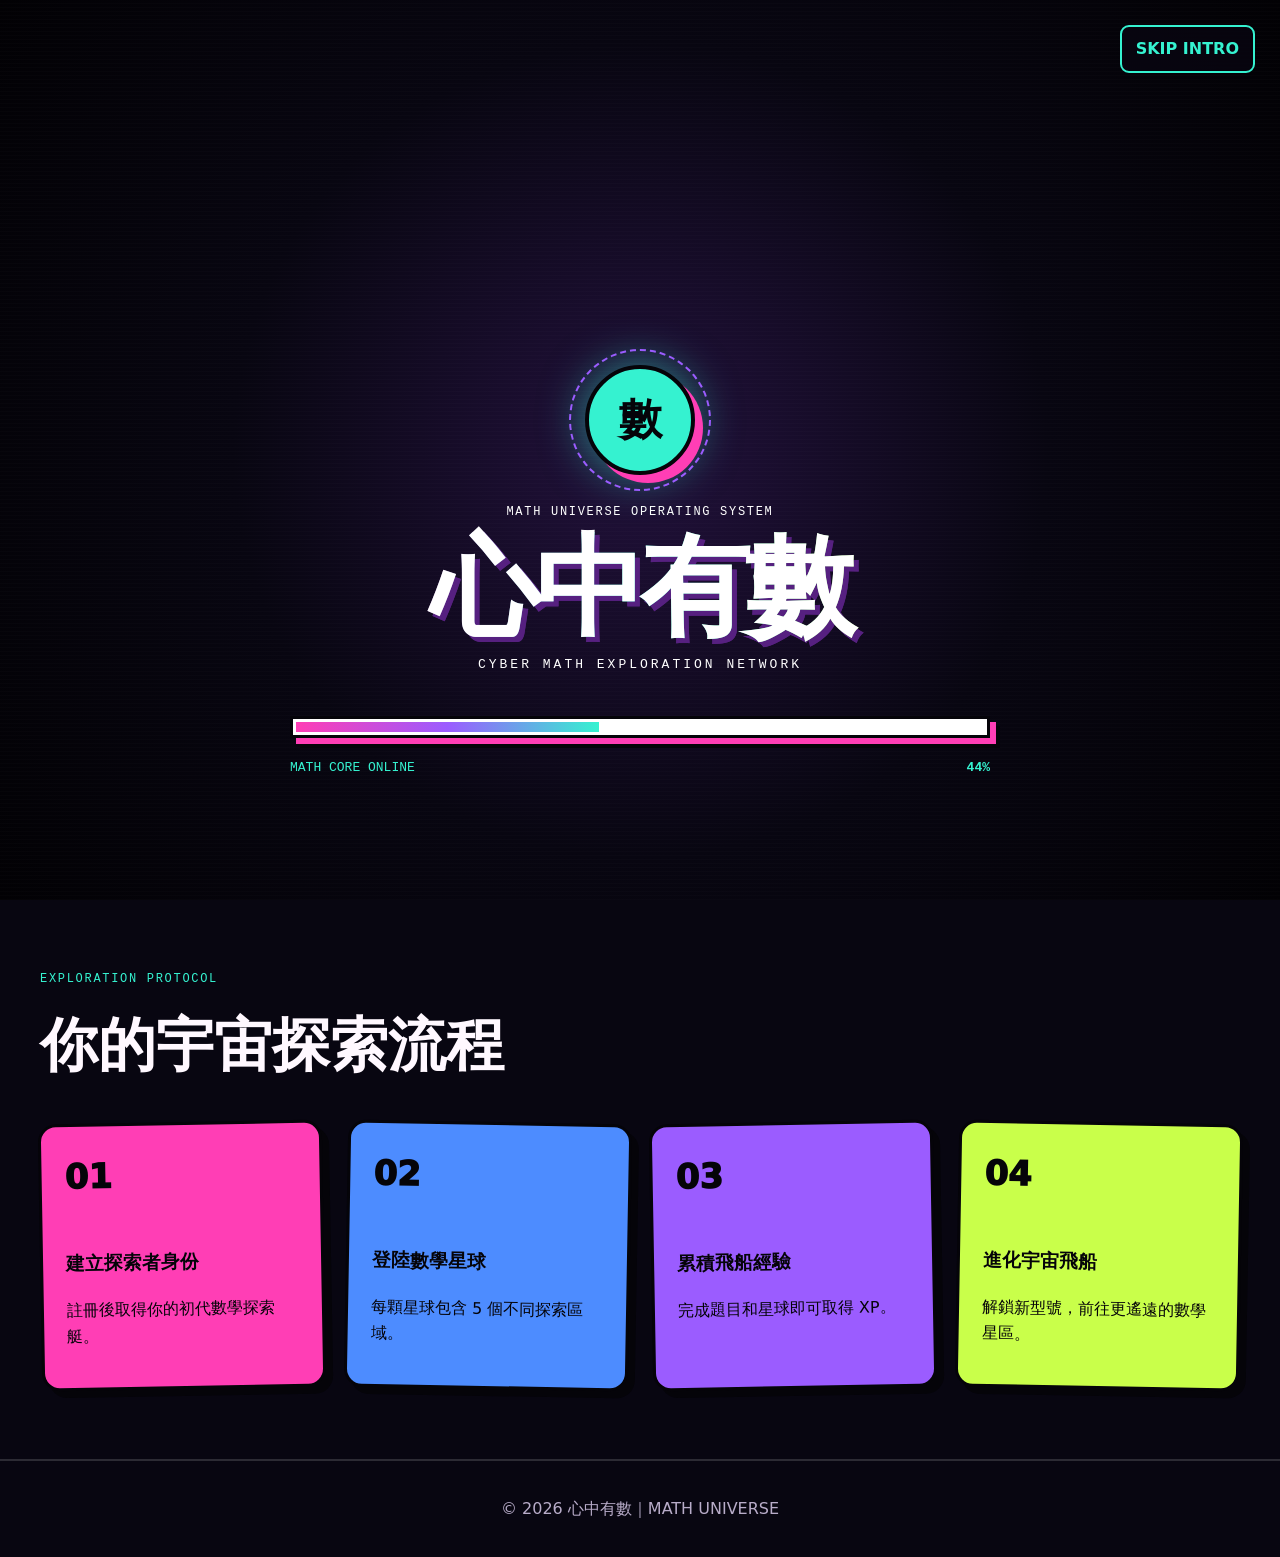
<file: index.html>
<!doctype html>
<html lang="zh-Hant">
  <head>
    <meta charset="UTF-8" />

    <meta
      name="viewport"
      content="width=device-width, initial-scale=1"
    />

    <title>心中有數｜Math Universe</title>

    <meta
      name="description"
      content="駕駛你的專屬飛船，探索數學宇宙中的不同星球。"
    />

    <link rel="stylesheet" href="styles.css" />
  </head>

  <body>
    <div id="splashScreen" class="splash-screen">
      <button
        id="skipIntro"
        class="skip-intro"
        type="button"
      >
        SKIP INTRO
      </button>

      <div class="splash-stars"></div>

      <div class="splash-content">
        <div class="boot-logo">
          <span>數</span>
          <div class="boot-rings"></div>
        </div>

        <p class="system-label">
          MATH UNIVERSE OPERATING SYSTEM
        </p>

        <h1 class="glitch-title" data-text="心中有數">
          心中有數
        </h1>

        <p class="splash-subtitle">
          CYBER MATH EXPLORATION NETWORK
        </p>

        <div class="loading-console">
          <div class="loading-track">
            <i id="loadingBar"></i>
          </div>

          <div class="loading-data">
            <span id="loadingText">
              SYSTEM BOOTING...
            </span>

            <strong id="loadingPercent">
              0%
            </strong>
          </div>
        </div>

        <button
          id="enterUniverse"
          class="enter-universe"
          type="button"
          hidden
        >
          PRESS TO ENTER
        </button>
      </div>
    </div>

    <div class="space-background"></div>

    <header class="site-header">
      <a class="logo" href="index.html">
        <span class="logo-core">數</span>
        <span>
          心中有數
          <small>MATH UNIVERSE</small>
        </span>
      </a>

      <nav>
        <a href="index.html" class="active">首頁</a>
        <a href="levels.html">銀河地圖</a>
        <a href="leaderboard.html">排行榜</a>
        <button data-sound-toggle type="button">🔇</button>
        <a href="login.html" class="nav-button">登入</a>
      </nav>
    </header>

    <main>
      <section class="hero universe-hero">
        <div class="hero-content">
          <p class="system-label">
            MATH UNIVERSE // ONLINE
          </p>

          <h1>
            駕駛你的飛船<br />
            <span>探索數學宇宙</span>
          </h1>

          <p class="hero-description">
            每一顆星球都是一個數學關卡，每個星球包含
            5 個探索區域。完成任務、累積能量、進化你的
            專屬宇宙飛船。
          </p>

          <div class="hero-actions">
            <a href="login.html" class="game-button pink">
              啟動探索任務
            </a>

            <a href="levels.html" class="game-button cyan">
              進入銀河地圖
            </a>
            <a
  href="leaderboard.html"
  class="leaderboard-home-button"
>
  <span aria-hidden="true">🏆</span>
  查看排行榜
</a>

          </div>

          <div class="feature-row">
            <div>
              <strong>∞</strong>
              <span>可擴展星球</span>
            </div>

            <div>
              <strong>5</strong>
              <span>每星球探索區</span>
            </div>

            <div>
              <strong>XP</strong>
              <span>飛船進化系統</span>
            </div>
          </div>
        </div>

        <div class="hero-visual">
          <div class="hero-planet planet-purple">
            <div class="planet-ring"></div>
          </div>

          <div class="hero-ship">
            <div class="ship-display">
              <div class="player-ship level-3">
                <div class="ship-flame"></div>
                <div class="ship-wing wing-left"></div>
                <div class="ship-wing wing-right"></div>
                <div class="ship-body">
                  <div class="ship-window"></div>
                  <div class="ship-core"></div>
                </div>
                <div class="ship-fin"></div>
                <div class="ship-cannon cannon-left"></div>
                <div class="ship-cannon cannon-right"></div>
              </div>
            </div>
          </div>

          <div class="floating-code code-a">
            PLANET ALGEON
          </div>

          <div class="floating-code code-b">
            +5 ENERGY
          </div>

          <div class="floating-code code-c">
            SHIP SYSTEM READY
          </div>
        </div>
      </section>

      <section class="home-section">
        <p class="system-label">
          EXPLORATION PROTOCOL
        </p>

        <h2>你的宇宙探索流程</h2>

        <div class="info-grid">
          <article class="brutal-card pink-card">
            <span>01</span>
            <h3>建立探索者身份</h3>
            <p>
              註冊後取得你的初代數學探索艇。
            </p>
          </article>

          <article class="brutal-card blue-card">
            <span>02</span>
            <h3>登陸數學星球</h3>
            <p>
              每顆星球包含 5 個不同探索區域。
            </p>
          </article>

          <article class="brutal-card purple-card">
            <span>03</span>
            <h3>累積飛船經驗</h3>
            <p>
              完成題目和星球即可取得 XP。
            </p>
          </article>

          <article class="brutal-card lime-card">
            <span>04</span>
            <h3>進化宇宙飛船</h3>
            <p>
              解鎖新型號，前往更遙遠的數學星區。
            </p>
          </article>
        </div>
      </section>
    </main>

    <footer>
      © 2026 心中有數｜MATH UNIVERSE
    </footer>

    <script src="splash.js"></script>
  </body>
</html>
</file>
<file: styles.css>
:root {
  --bg: #080611;
  --bg-deep: #030207;
  --panel: #171126;
  --panel-light: #241a3a;
  --black: #050409;

  --pink: #ff3eb5;
  --purple: #9b5cff;
  --cyan: #35f2d0;
  --blue: #4d8cff;
  --lime: #c9ff4a;
  --yellow: #ffe45c;
  --orange: #ff8a3d;
  --coral: #ff5e72;
  --red: #ff5577;

  --text: #fff8ff;
  --muted: #b8acc9;
  --line: rgba(255, 255, 255, 0.15);

  --radius: 20px;
  --hard-shadow: 7px 7px 0 var(--black);
}

*,
*::before,
*::after {
  box-sizing: border-box;
}

html {
  min-width: 320px;
  scroll-behavior: smooth;
}

body {
  min-width: 320px;
  min-height: 100vh;
  margin: 0;
  overflow-x: hidden;
  color: var(--text);
  background: var(--bg);
  font-family:
    Inter,
    "Noto Sans HK",
    "Noto Sans TC",
    "Microsoft JhengHei",
    system-ui,
    sans-serif;
  line-height: 1.6;
}

button,
input,
textarea,
select {
  font: inherit;
}

button,
a {
  color: inherit;
}

button {
  cursor: pointer;
}

button:disabled {
  cursor: not-allowed;
}

a {
  text-decoration: none;
}

img,
svg,
video,
canvas {
  max-width: 100%;
}

[hidden] {
  display: none !important;
}

button:focus-visible,
a:focus-visible,
input:focus-visible,
textarea:focus-visible,
select:focus-visible {
  outline: 3px solid var(--cyan);
  outline-offset: 3px;
}

/* =========================================================
   星空背景
   ========================================================= */

.space-background {
  position: fixed;
  z-index: -5;
  inset: 0;
  overflow: hidden;
  background:
    radial-gradient(
      circle at 15% 20%,
      rgba(155, 92, 255, 0.22),
      transparent 30%
    ),
    radial-gradient(
      circle at 85% 45%,
      rgba(255, 62, 181, 0.13),
      transparent 28%
    ),
    linear-gradient(
      rgba(53, 242, 208, 0.035) 1px,
      transparent 1px
    ),
    linear-gradient(
      90deg,
      rgba(53, 242, 208, 0.035) 1px,
      transparent 1px
    ),
    var(--bg);
  background-size:
    auto,
    auto,
    50px 50px,
    50px 50px,
    auto;
}

.space-background::after {
  position: absolute;
  width: 3px;
  height: 3px;
  content: "";
  border-radius: 50%;
  background: #ffffff;
  box-shadow:
    8vw 12vh #ffffff,
    17vw 64vh var(--cyan),
    26vw 30vh #ffffff,
    35vw 82vh var(--pink),
    46vw 14vh #ffffff,
    58vw 74vh var(--purple),
    67vw 25vh #ffffff,
    78vw 57vh var(--cyan),
    89vw 18vh #ffffff,
    96vw 79vh var(--pink);
  animation: starPulse 3s ease-in-out infinite alternate;
}

/* =========================================================
   Header
   ========================================================= */

.site-header {
  position: sticky;
  z-index: 50;
  top: 0;
  min-height: 76px;
  padding: 13px clamp(18px, 4vw, 65px);
  display: flex;
  align-items: center;
  justify-content: space-between;
  gap: 25px;
  border-bottom: 2px solid var(--black);
  box-shadow: 0 4px 0 rgba(53, 242, 208, 0.25);
  background: rgba(8, 6, 17, 0.88);
  backdrop-filter: blur(16px);
}

.logo {
  display: flex;
  align-items: center;
  gap: 11px;
  color: var(--text);
  font-weight: 900;
}

.logo small {
  display: block;
  color: var(--cyan);
  font-family: monospace;
  font-size: 9px;
  letter-spacing: 1.5px;
}

.logo-core {
  width: 45px;
  height: 45px;
  display: grid;
  place-items: center;
  border: 3px solid var(--black);
  border-radius: 13px;
  color: var(--black);
  background: var(--cyan);
  box-shadow: 4px 4px 0 var(--pink);
}

.site-header nav {
  display: flex;
  align-items: center;
  gap: 7px;
}

.site-header nav a,
.site-header nav button {
  padding: 9px 13px;
  border: 0;
  border-radius: 10px;
  color: var(--muted);
  background: transparent;
}

.site-header nav a:hover,
.site-header nav button:hover,
.site-header nav .active {
  color: var(--cyan);
  background: rgba(53, 242, 208, 0.09);
}

.nav-button {
  border: 1px solid var(--cyan) !important;
}

/* =========================================================
   共用元件
   ========================================================= */

.system-label,
.panel-code,
.planet-code {
  margin: 0 0 10px;
  color: var(--cyan);
  font-family: monospace;
  font-size: 12px;
  letter-spacing: 1.7px;
}

.game-button {
  min-height: 48px;
  padding: 11px 20px;
  display: inline-flex;
  align-items: center;
  justify-content: center;
  border: 3px solid var(--black);
  border-radius: 13px;
  color: var(--black);
  font-weight: 900;
  box-shadow: 5px 5px 0 var(--black);
  transition:
    transform 0.15s ease,
    box-shadow 0.15s ease;
}

.game-button:hover:not(:disabled) {
  transform: translate(-2px, -2px);
  box-shadow: 8px 8px 0 var(--black);
}

.game-button:active:not(:disabled) {
  transform: translate(4px, 4px);
  box-shadow: 1px 1px 0 var(--black);
}

.game-button.pink {
  background: var(--pink);
}

.game-button.cyan {
  background: var(--cyan);
}

.game-button.lime {
  background: var(--lime);
}

.game-button.dark {
  color: var(--text);
  border-color: var(--line);
  background: var(--panel-light);
}

.game-button.disabled,
.game-button:disabled {
  cursor: not-allowed;
  opacity: 0.45;
  box-shadow: 3px 3px 0 var(--black);
}

.game-button.full {
  width: 100%;
}

.game-button.small {
  min-height: 42px;
  padding: 8px 14px;
  font-size: 13px;
}

.message {
  min-height: 24px;
  color: var(--muted);
}

.message.success {
  color: var(--cyan);
}

.message.error {
  color: var(--red);
}

.brutal-panel {
  border: 3px solid var(--black);
  background: var(--panel);
  box-shadow:
    8px 8px 0 var(--purple),
    12px 12px 0 var(--black);
}

/* =========================================================
   啟動畫面
   ========================================================= */

.splash-screen {
  position: fixed;
  z-index: 9999;
  inset: 0;
  display: grid;
  place-items: center;
  overflow: hidden;
  color: #ffffff;
  background:
    radial-gradient(
      circle,
      #22113c 0,
      #080611 52%,
      #020104 100%
    );
}

.splash-screen::before {
  position: absolute;
  inset: 0;
  content: "";
  opacity: 0.16;
  pointer-events: none;
  background:
    repeating-linear-gradient(
      to bottom,
      transparent 0,
      transparent 3px,
      rgba(255, 255, 255, 0.16) 4px
    );
}

.splash-screen h1,
.splash-screen h2,
.splash-screen h3,
.splash-screen p,
.splash-screen span,
.splash-screen strong,
.splash-screen small {
  color: inherit;
}

.splash-content {
  position: relative;
  z-index: 2;
  width: min(700px, calc(100% - 38px));
  text-align: center;
}

.skip-intro {
  position: absolute;
  z-index: 5;
  top: 25px;
  right: 25px;
  padding: 9px 14px;
  border: 2px solid var(--cyan);
  border-radius: 9px;
  color: var(--cyan);
  background: rgba(8, 6, 17, 0.8);
  font-weight: 800;
}

.skip-intro:hover {
  color: var(--black);
  background: var(--cyan);
}

.boot-logo {
  position: relative;
  width: 110px;
  height: 110px;
  margin: 0 auto 28px;
  display: grid;
  place-items: center;
  border: 4px solid var(--black);
  border-radius: 50%;
  color: var(--black);
  background: var(--cyan);
  box-shadow:
    8px 8px 0 var(--pink),
    0 0 45px rgba(53, 242, 208, 0.55);
}

.boot-logo > span {
  font-size: 43px;
  font-weight: 1000;
}

.boot-rings {
  position: absolute;
  inset: -20px;
  border: 2px dashed var(--purple);
  border-radius: 50%;
  animation: rotate 7s linear infinite;
}

.glitch-title {
  position: relative;
  margin: 0;
  color: transparent;
  background:
    linear-gradient(
      90deg,
      var(--pink),
      var(--cyan),
      var(--yellow)
    );
  background-clip: text;
  font-size: clamp(55px, 10vw, 110px);
  font-weight: 1000;
  line-height: 1;
  letter-spacing: -5px;
  filter: drop-shadow(5px 5px 0 #562080);
  animation: glitchPulse 1.4s infinite alternate;
}

.splash-subtitle {
  color: var(--muted);
  font-family: monospace;
  letter-spacing: 3px;
}

.loading-console {
  margin-top: 40px;
}

.loading-track {
  height: 22px;
  padding: 3px;
  border: 3px solid var(--black);
  background: #ffffff;
  box-shadow:
    6px 6px 0 var(--pink),
    10px 10px 0 var(--black);
}

.loading-track i {
  width: 0;
  height: 100%;
  display: block;
  background:
    linear-gradient(
      90deg,
      var(--pink),
      var(--purple),
      var(--cyan)
    );
  transition: width 0.08s linear;
}

.loading-data {
  margin-top: 20px;
  display: flex;
  justify-content: space-between;
  color: var(--cyan);
  font-family: monospace;
}

.enter-universe {
  margin-top: 38px;
  padding: 14px 28px;
  border: 3px solid var(--black);
  color: var(--black);
  background: var(--yellow);
  box-shadow:
    7px 7px 0 var(--pink),
    11px 11px 0 var(--black);
  font-weight: 1000;
  animation: enterPulse 0.8s infinite alternate;
}

.splash-exit {
  pointer-events: none;
  animation: splashExit 0.85s forwards;
}

/* =========================================================
   首頁 Hero
   ========================================================= */

.hero {
  width: min(1240px, calc(100% - 36px));
  min-height: calc(100vh - 76px);
  margin: auto;
  padding: 75px 0;
  display: grid;
  grid-template-columns: 1.1fr 0.9fr;
  align-items: center;
  gap: 60px;
}

.hero h1,
.auth-intro h1 {
  margin: 0;
  color: var(--text);
  font-size: clamp(48px, 7vw, 92px);
  line-height: 0.98;
  letter-spacing: -4px;
}

.hero h1 span,
.auth-intro h1 span,
.galaxy-dashboard h1 span {
  color: transparent;
  background:
    linear-gradient(
      90deg,
      var(--pink),
      var(--purple),
      var(--cyan)
    );
  background-clip: text;
}

.hero-description {
  max-width: 670px;
  margin: 27px 0;
  color: var(--muted);
  font-size: 18px;
}

.hero-actions {
  display: flex;
  flex-wrap: wrap;
  gap: 16px;
}

.feature-row {
  margin-top: 47px;
  display: flex;
  gap: 14px;
}

.feature-row > div {
  min-width: 125px;
  padding: 15px;
  border: 3px solid var(--black);
  border-radius: 13px;
  background: var(--panel-light);
  box-shadow: 4px 4px 0 var(--purple);
}

.feature-row strong {
  display: block;
  color: var(--cyan);
  font-size: 25px;
}

.feature-row span {
  color: var(--muted);
  font-size: 12px;
}

.hero-visual {
  position: relative;
  min-height: 530px;
  display: grid;
  place-items: center;
}

.hero-planet {
  position: absolute;
  width: 330px;
  height: 330px;
  border: 5px solid var(--black);
  border-radius: 50%;
  background:
    radial-gradient(
      circle at 30% 25%,
      #df9fff,
      #7e39ce 42%,
      #1c0d3c 80%
    );
  box-shadow:
    10px 10px 0 var(--black),
    0 0 75px rgba(155, 92, 255, 0.45);
}

.planet-ring {
  position: absolute;
  width: 430px;
  height: 90px;
  top: 120px;
  left: -55px;
  border: 17px solid rgba(53, 242, 208, 0.65);
  border-radius: 50%;
  transform: rotate(-16deg);
}

.hero-ship {
  position: relative;
  z-index: 3;
  transform: translate(-145px, 120px);
}

.floating-code {
  position: absolute;
  z-index: 4;
  padding: 9px 13px;
  border: 2px solid var(--black);
  color: var(--black);
  background: var(--cyan);
  box-shadow: 4px 4px 0 var(--black);
  font-family: monospace;
  font-weight: 800;
}

.code-a {
  top: 12%;
  left: 0;
  transform: rotate(-5deg);
}

.code-b {
  top: 32%;
  right: 0;
  background: var(--yellow);
  transform: rotate(5deg);
}

.code-c {
  right: 5%;
  bottom: 8%;
  background: var(--pink);
}

.home-section,
.page-container {
  width: min(1200px, calc(100% - 36px));
  margin: auto;
  padding: 70px 0;
}

.home-section h2,
.leaderboard-heading h1 {
  margin: 0 0 30px;
  color: var(--text);
  font-size: clamp(35px, 5vw, 58px);
}

.info-grid {
  display: grid;
  grid-template-columns: repeat(4, 1fr);
  gap: 22px;
}

.brutal-card {
  min-height: 250px;
  padding: 23px;
  border: 3px solid var(--black);
  border-radius: 18px;
  color: var(--black);
  box-shadow: var(--hard-shadow);
  transform: rotate(-1deg);
}

.brutal-card:nth-child(even) {
  transform: rotate(1deg);
}

.brutal-card > span {
  font-size: 34px;
  font-weight: 1000;
}

.brutal-card h3 {
  margin-top: 45px;
  color: var(--black);
}

.pink-card {
  background: var(--pink);
}

.blue-card {
  background: var(--blue);
}

.purple-card {
  background: var(--purple);
}

.lime-card {
  background: var(--lime);
}
/* =========================================================
   登入頁
   ========================================================= */

.auth-page {
  width: min(1100px, calc(100% - 36px));
  min-height: calc(100vh - 76px);
  margin: auto;
  padding: 60px 0;
  display: grid;
  grid-template-columns: 1fr 470px;
  align-items: center;
  gap: 70px;
}

.auth-intro p,
.status-list {
  color: var(--muted);
}

.status-list {
  padding: 0;
  list-style: none;
}

.status-list li {
  margin: 11px 0;
}

.status-list li::before {
  content: "◆";
  margin-right: 10px;
  color: var(--cyan);
}

.auth-panel {
  padding: 28px;
  border-radius: var(--radius);
}

.auth-tabs {
  margin-bottom: 25px;
  padding: 5px;
  display: grid;
  grid-template-columns: 1fr 1fr;
  border: 2px solid var(--black);
  background: var(--bg);
}

.auth-tabs button {
  padding: 10px;
  border: 0;
  color: var(--muted);
  background: transparent;
}

.auth-tabs .active {
  color: var(--black);
  background: var(--cyan);
  font-weight: 900;
}

.auth-panel form {
  display: grid;
  gap: 8px;
}

.auth-panel label,
.ship-hud label,
.answer-console label {
  color: var(--muted);
  font-size: 13px;
}

.auth-panel input,
.ship-name-row input,
.answer-console input {
  width: 100%;
  min-height: 49px;
  padding: 0 14px;
  border: 3px solid var(--black);
  border-radius: 10px;
  outline: none;
  color: var(--text);
  background: #0b0812;
  box-shadow: 3px 3px 0 var(--purple);
}

.auth-panel input::placeholder,
.ship-name-row input::placeholder,
.answer-console input::placeholder {
  color: #817493;
}

.auth-panel input:focus,
.ship-name-row input:focus,
.answer-console input:focus {
  box-shadow: 4px 4px 0 var(--cyan);
}

/* =========================================================
   銀河地圖
   ========================================================= */

.galaxy-page {
  width: min(1450px, calc(100% - 34px));
  margin: auto;
  padding: 45px 0 85px;
}

.galaxy-dashboard {
  margin-bottom: 34px;
  padding: 25px;
  display: flex;
  justify-content: space-between;
  align-items: center;
  gap: 25px;
  border: 3px solid var(--black);
  border-radius: var(--radius);
  background: var(--panel);
  box-shadow:
    7px 7px 0 var(--pink),
    11px 11px 0 var(--black);
}

.galaxy-dashboard h1 {
  margin: 0;
  color: var(--text);
  font-size: clamp(30px, 4vw, 50px);
}

.galaxy-dashboard p:last-child {
  color: var(--muted);
}

.dashboard-stats {
  display: flex;
  gap: 12px;
}

.dashboard-stats > div {
  min-width: 110px;
  padding: 13px;
  border: 2px solid var(--line);
  border-radius: 12px;
  background: #0b0812;
}

.dashboard-stats span,
.ship-data span {
  display: block;
  color: var(--muted);
  font-size: 11px;
}

.dashboard-stats strong,
.ship-data strong {
  color: var(--cyan);
  font-size: 21px;
}

.galaxy-layout {
  display: grid;
  grid-template-columns: minmax(0, 1fr) 330px;
  gap: 27px;
  align-items: start;
}

.galaxy-map-panel {
  min-height: 800px;
  padding: clamp(18px, 3vw, 35px);
  overflow: hidden;
  border: 3px solid var(--black);
  border-radius: var(--radius);
  background:
    radial-gradient(
      circle at 50% 20%,
      rgba(155, 92, 255, 0.15),
      transparent 38%
    ),
    rgba(12, 8, 23, 0.88);
  box-shadow:
    8px 8px 0 var(--cyan),
    12px 12px 0 var(--black);
}

.map-heading {
  display: flex;
  justify-content: space-between;
  align-items: end;
  gap: 20px;
}

.map-heading h2 {
  margin: 0;
  color: var(--text);
  font-size: 35px;
}

.map-legend {
  color: var(--muted);
  font-size: 12px;
}

.galaxy-map {
  position: relative;
  margin-top: 50px;
}

.galaxy-route-item {
  position: relative;
  min-height: 390px;
  display: flex;
  align-items: center;
}

.galaxy-route-item.route-right {
  justify-content: flex-end;
}

.galaxy-route-item.route-left {
  justify-content: flex-start;
}

.route-line {
  position: absolute;
  z-index: 0;
  width: 55%;
  height: 8px;
  top: 85%;
  left: 25%;
  border: 2px solid var(--black);
  transform: rotate(17deg);
  background: #392b4d;
}

.route-right .route-line {
  transform: rotate(-17deg);
}

.route-line.completed,
.route-line.active {
  overflow: hidden;
  background:
    linear-gradient(
      90deg,
      var(--cyan),
      var(--pink),
      var(--cyan)
    );
  background-size: 200% 100%;
  animation: energyFlow 2s linear infinite;
}

.galaxy-route-item:last-child .route-line {
  display: none;
}

.planet-system {
  position: relative;
  z-index: 2;
  width: min(680px, 92%);
  display: flex;
  align-items: center;
  gap: 25px;
}

.route-right .planet-system {
  flex-direction: row-reverse;
}

.planet-sphere {
  position: relative;
  width: 155px;
  height: 155px;
  flex: 0 0 auto;
  border: 5px solid var(--black);
  border-radius: 50%;
  box-shadow:
    8px 8px 0 var(--black),
    0 0 45px var(--planet-glow, var(--cyan));
  background:
    radial-gradient(
      circle at 30% 25%,
      var(--planet-light, #ffffff),
      var(--planet-main, var(--cyan)) 40%,
      var(--planet-dark, #163a3a) 82%
    );
  animation: planetFloat 4s ease-in-out infinite;
}

.planet-coral {
  --planet-main: var(--coral);
  --planet-light: #ffb36b;
  --planet-dark: #59102d;
  --planet-glow: rgba(255, 94, 114, 0.65);
}

.planet-blue {
  --planet-main: var(--blue);
  --planet-light: #8effff;
  --planet-dark: #111956;
  --planet-glow: rgba(77, 140, 255, 0.65);
}

.planet-purple {
  --planet-main: var(--purple);
  --planet-light: #efb7ff;
  --planet-dark: #32135f;
  --planet-glow: rgba(155, 92, 255, 0.65);
}

.planet-lime {
  --planet-main: var(--lime);
  --planet-light: #ffff9b;
  --planet-dark: #315b16;
  --planet-glow: rgba(201, 255, 74, 0.6);
}

.planet-pink {
  --planet-main: var(--pink);
  --planet-light: #ffbce9;
  --planet-dark: #5a1648;
  --planet-glow: rgba(255, 62, 181, 0.6);
}

.planet-orange {
  --planet-main: var(--orange);
  --planet-light: #ffd07e;
  --planet-dark: #63300d;
  --planet-glow: rgba(255, 138, 61, 0.6);
}

.planet-cyan {
  --planet-main: var(--cyan);
  --planet-light: #ffffff;
  --planet-dark: #12574f;
  --planet-glow: rgba(53, 242, 208, 0.6);
}

.planet-surface {
  position: absolute;
  width: 40px;
  height: 20px;
  top: 40px;
  left: 30px;
  border-radius: 50%;
  background: rgba(0, 0, 0, 0.19);
  box-shadow:
    45px 45px 0 rgba(0, 0, 0, 0.14),
    65px 5px 0 rgba(255, 255, 255, 0.13);
}

.planet-orbit {
  position: absolute;
  width: 205px;
  height: 45px;
  top: 48px;
  left: -30px;
  border: 7px solid rgba(255, 255, 255, 0.4);
  border-radius: 50%;
  transform: rotate(-15deg);
}

.locked .planet-sphere,
.coming .planet-sphere {
  filter: grayscale(0.9);
  opacity: 0.5;
  box-shadow: 5px 5px 0 var(--black);
  animation: none;
}

.planet-lock,
.planet-complete {
  position: absolute;
  z-index: 4;
  inset: 0;
  display: grid;
  place-items: center;
  font-size: 38px;
}

.planet-complete {
  width: 48px;
  height: 48px;
  inset: auto -8px -8px auto;
  border: 3px solid var(--black);
  border-radius: 50%;
  color: var(--black);
  background: var(--lime);
}

.planet-card {
  width: min(440px, 100%);
  padding: 20px;
  border: 3px solid var(--black);
  border-radius: 16px;
  background: var(--panel-light);
  box-shadow:
    6px 6px 0 var(--pink),
    10px 10px 0 var(--black);
}

.route-right .planet-card {
  box-shadow:
    -6px 6px 0 var(--cyan),
    -10px 10px 0 var(--black);
}

.planet-card h3 {
  margin: 7px 0;
  color: var(--text);
  font-size: 27px;
}

.planet-card > p {
  color: var(--muted);
}

.planet-status {
  color: var(--yellow);
  font-family: monospace;
  font-size: 11px;
}

.completed .planet-status {
  color: var(--lime);
}

.active .planet-status {
  color: var(--cyan);
}

.planet-stats {
  display: grid;
  grid-template-columns: 1fr 1fr;
  gap: 9px;
}

.planet-stats > div {
  padding: 9px;
  border: 2px solid var(--line);
  border-radius: 9px;
}

.planet-stats span {
  display: block;
  color: var(--muted);
  font-size: 10px;
}

.progress-track,
.xp-track {
  height: 11px;
  margin: 14px 0 20px;
  overflow: hidden;
  border: 2px solid var(--black);
  background: #403451;
}

.progress-track i,
.xp-track i {
  height: 100%;
  display: block;
  background:
    linear-gradient(
      90deg,
      var(--pink),
      var(--cyan)
    );
}

.map-player-ship {
  position: absolute;
  z-index: 8;
  top: -85px;
  left: 60px;
}

.route-right .map-player-ship {
  right: 60px;
  left: auto;
}

/* =========================================================
   飛船及 HUD
   ========================================================= */

.ship-hud {
  position: sticky;
  top: 105px;
  padding: 23px;
  border-radius: var(--radius);
}

.ship-hangar {
  min-height: 210px;
  display: grid;
  place-items: center;
  overflow: hidden;
  border: 2px solid var(--line);
  border-radius: 15px;
  background:
    radial-gradient(
      circle,
      rgba(53, 242, 208, 0.13),
      transparent 60%
    ),
    #0b0812;
}

.player-ship {
  --ship-color: var(--cyan);
  --engine-color: var(--purple);

  position: relative;
  width: 145px;
  height: 155px;
  animation: shipHover 2.5s ease-in-out infinite;
}

.player-ship.ship-small {
  width: 75px;
  height: 80px;
  transform: rotate(18deg);
}

.ship-body {
  position: absolute;
  z-index: 3;
  width: 62px;
  height: 115px;
  top: 6px;
  left: 42px;
  border: 4px solid var(--black);
  border-radius: 50% 50% 35% 35%;
  background:
    linear-gradient(
      90deg,
      #eefcff,
      var(--ship-color),
      #56737d
    );
  box-shadow: 5px 5px 0 var(--black);
}

.ship-window {
  width: 31px;
  height: 35px;
  margin: 21px auto 0;
  border: 4px solid var(--black);
  border-radius: 50%;
  background: #132c60;
  box-shadow: inset 0 0 10px var(--cyan);
}

.ship-core {
  width: 16px;
  height: 16px;
  margin: 12px auto;
  border: 3px solid var(--black);
  border-radius: 50%;
  background: var(--pink);
  box-shadow: 0 0 14px var(--pink);
}

.ship-wing {
  position: absolute;
  z-index: 2;
  width: 50px;
  height: 75px;
  top: 62px;
  border: 4px solid var(--black);
  background: var(--ship-color);
}

.wing-left {
  left: 12px;
  border-radius: 70% 10% 20% 50%;
  transform: rotate(-14deg);
}

.wing-right {
  right: 12px;
  border-radius: 10% 70% 50% 20%;
  transform: rotate(14deg);
}

.ship-flame {
  position: absolute;
  z-index: 1;
  width: 31px;
  height: 62px;
  top: 108px;
  left: 58px;
  border-radius: 50%;
  background:
    linear-gradient(
      var(--engine-color),
      var(--pink),
      transparent
    );
  filter: drop-shadow(0 0 10px var(--engine-color));
  animation: flamePulse 0.25s infinite alternate;
}

.ship-fin {
  position: absolute;
  z-index: 4;
  width: 14px;
  height: 47px;
  top: 53px;
  left: 66px;
  border: 3px solid var(--black);
  background: var(--pink);
}

.ship-cannon {
  position: absolute;
  z-index: 4;
  width: 13px;
  height: 48px;
  top: 60px;
  border: 3px solid var(--black);
  background: var(--yellow);
}

.cannon-left {
  left: 17px;
}

.cannon-right {
  right: 17px;
}

.ship-energy-ring {
  position: absolute;
  z-index: 0;
  inset: -15px;
  border: 3px dashed var(--cyan);
  border-radius: 50%;
  animation: rotate 5s linear infinite;
}

.ship-name-row {
  display: grid;
  grid-template-columns: 1fr auto;
  gap: 7px;
}

.mini-button {
  border: 3px solid var(--black);
  color: var(--black);
  background: var(--yellow);
  box-shadow: 3px 3px 0 var(--black);
  font-weight: 900;
}

.ship-hud h3 {
  margin-bottom: 0;
  color: var(--cyan);
  font-size: 27px;
}

.ship-hud > p {
  color: var(--muted);
}

.ship-data {
  display: grid;
  grid-template-columns: 1fr 1fr;
  gap: 8px;
}

.ship-data > div {
  padding: 10px;
  border: 2px solid var(--line);
  border-radius: 9px;
}

.nova-message {
  margin-top: 20px;
  padding: 14px;
  border-left: 5px solid var(--pink);
  background: rgba(255, 62, 181, 0.08);
}

.nova-message strong {
  color: var(--pink);
}

/* 小型飛船 */

.ship-small .ship-body {
  width: 32px;
  height: 60px;
  left: 21px;
  border-width: 2px;
  box-shadow: 2px 2px 0 var(--black);
}

.ship-small .ship-window {
  width: 17px;
  height: 18px;
  margin-top: 10px;
  border-width: 2px;
}

.ship-small .ship-core {
  width: 9px;
  height: 9px;
  margin-top: 5px;
  border-width: 1px;
}

.ship-small .ship-wing {
  width: 27px;
  height: 40px;
  top: 31px;
  border-width: 2px;
}

.ship-small .wing-left {
  left: 5px;
}

.ship-small .wing-right {
  right: 5px;
}

.ship-small .ship-flame {
  width: 16px;
  height: 32px;
  top: 58px;
  left: 29px;
}

.ship-small .ship-fin,
.ship-small .ship-cannon,
.ship-small .ship-energy-ring {
  display: none;
}
/* =========================================================
   答題頁
   ========================================================= */

.practice-page {
  width: min(1250px, calc(100% - 35px));
  margin: auto;
  padding: 45px 0 75px;
}

.practice-status {
  margin-bottom: 30px;
  padding: 23px;
  display: flex;
  justify-content: space-between;
  align-items: center;
  gap: 20px;
  border: 3px solid var(--black);
  border-radius: var(--radius);
  background: var(--panel);
  box-shadow:
    7px 7px 0 var(--purple),
    11px 11px 0 var(--black);
}

.practice-status h1 {
  margin: 0;
  color: var(--text);
  font-size: clamp(30px, 4vw, 49px);
}

.practice-status > div > p:last-child {
  color: var(--cyan);
}

.player-hud {
  display: flex;
  gap: 9px;
}

.player-hud > div {
  min-width: 110px;
  padding: 11px;
  border: 2px solid var(--line);
  border-radius: 10px;
  background: #0b0812;
}

.player-hud span {
  display: block;
  color: var(--muted);
  font-size: 10px;
}

.player-hud strong {
  color: var(--cyan);
}

.question-layout {
  display: grid;
  grid-template-columns: 300px minmax(0, 1fr);
  gap: 23px;
}

.question-sidebar,
.question-console,
.ranking-panel {
  border: 3px solid var(--black);
  border-radius: var(--radius);
  background: var(--panel);
  box-shadow:
    7px 7px 0 var(--cyan),
    11px 11px 0 var(--black);
}

.question-sidebar {
  padding: 18px;
  align-self: start;
}

.zone-nav {
  width: 100%;
  margin-bottom: 9px;
  padding: 11px;
  display: flex;
  align-items: center;
  gap: 11px;
  border: 2px solid var(--line);
  border-radius: 11px;
  color: var(--text);
  text-align: left;
  background: #0b0812;
  transition:
    border-color 0.2s ease,
    box-shadow 0.2s ease,
    transform 0.2s ease;
}

.zone-nav:hover {
  border-color: var(--cyan);
  transform: translateY(-1px);
}

.zone-nav > span {
  width: 34px;
  height: 34px;
  display: grid;
  flex: 0 0 auto;
  place-items: center;
  border: 2px solid var(--cyan);
  border-radius: 50%;
  color: var(--cyan);
}

.zone-nav strong,
.zone-nav small {
  display: block;
}

.zone-nav small {
  color: var(--muted);
}

.zone-nav.active {
  border-color: var(--pink);
  box-shadow: 3px 3px 0 var(--pink);
}

.zone-nav.correct > span {
  color: var(--black);
  border-color: var(--black);
  background: var(--lime);
}

.zone-nav.wrong > span {
  color: #ffffff;
  border-color: var(--red);
  background: var(--red);
}

.question-console {
  position: relative;
  min-height: 650px;
  padding: clamp(23px, 5vw, 50px);
  overflow: hidden;
}

.scan-line {
  position: absolute;
  width: 100%;
  height: 2px;
  top: 0;
  left: 0;
  background:
    linear-gradient(
      90deg,
      transparent,
      var(--cyan),
      transparent
    );
  animation: scan 5s linear infinite;
}

.question-meta {
  display: flex;
  justify-content: space-between;
  gap: 15px;
  color: var(--cyan);
  font-family: monospace;
}

.question-console h2 {
  margin: 25px 0 10px;
  color: var(--text);
  font-size: clamp(27px, 4vw, 43px);
}

.answer-console {
  margin-top: 30px;
  padding: 20px;
  border: 3px solid var(--black);
  border-radius: 14px;
  background: #0b0812;
  box-shadow: 4px 4px 0 var(--purple);
}

.answer-console label {
  display: block;
  color: var(--muted);
  font-size: 13px;
}

.answer-input-row {
  margin-top: 9px;
  display: grid;
  grid-template-columns: minmax(0, 1fr) auto;
  gap: 9px;
}

.answer-input-row input {
  min-width: 0;
}

.warning-text {
  color: var(--yellow);
  font-size: 12px;
}

.text-button {
  padding: 0;
  border: 0;
  color: var(--cyan);
  background: transparent;
}

.text-button:hover {
  color: #ffffff;
  text-decoration: underline;
}

.hint-box {
  padding: 13px;
  border-left: 5px solid var(--yellow);
  color: var(--yellow);
  background: rgba(255, 228, 92, 0.07);
}

.result-panel {
  margin-top: 22px;
  padding: 21px;
  border: 3px solid var(--black);
  border-radius: 14px;
  color: var(--text);
}

.result-panel.correct {
  background: rgba(53, 242, 208, 0.08);
  box-shadow: 5px 5px 0 var(--cyan);
}

.result-panel.wrong {
  background: rgba(255, 85, 119, 0.08);
  box-shadow: 5px 5px 0 var(--red);
}

.result-data,
.clear-stats {
  display: grid;
  grid-template-columns: repeat(3, 1fr);
  gap: 9px;
}

.result-data > div,
.clear-stats > div {
  padding: 11px;
  border: 2px solid var(--line);
  border-radius: 9px;
}

.result-data span,
.clear-stats span {
  display: block;
  color: var(--muted);
  font-size: 10px;
}

.solution-box {
  margin-top: 17px;
  padding: 17px;
  border: 2px solid var(--line);
  background: #0b0812;
}

.solution-box h4 {
  color: var(--cyan);
}

.question-actions {
  margin-top: 25px;
  display: flex;
  justify-content: space-between;
  gap: 12px;
}

.question-navigation {
  display: flex;
  justify-content: space-between;
  gap: 12px;
  margin: 24px 0;
}

.question-navigation button,
#submitAnswer,
#previousQuestion,
#nextQuestion {
  min-height: 46px;
  padding: 10px 18px;
  border: 2px solid var(--black);
  border-radius: 10px;
  color: #ffffff;
  background: #2563eb;
  font-weight: 800;
  transition:
    background 0.2s ease,
    transform 0.2s ease,
    box-shadow 0.2s ease;
}

.question-navigation button:hover:not(:disabled),
#submitAnswer:hover:not(:disabled),
#previousQuestion:hover:not(:disabled),
#nextQuestion:hover:not(:disabled) {
  transform: translateY(-2px);
  box-shadow: 0 5px 12px rgba(0, 0, 0, 0.25);
}

#submitAnswer {
  min-width: 130px;
  margin-top: 14px;
  border-color: #047857;
  background: #047857;
}

#submitAnswer:hover:not(:disabled) {
  border-color: #065f46;
  background: #065f46;
}

#previousQuestion,
#nextQuestion {
  min-width: 120px;
  background: #1d4ed8;
}

#previousQuestion:hover:not(:disabled),
#nextQuestion:hover:not(:disabled) {
  background: #1e40af;
}

.practice-page button:disabled,
.question-navigation button:disabled,
#submitAnswer:disabled,
#previousQuestion:disabled,
#nextQuestion:disabled {
  border-color: #475569 !important;
  color: #ffffff !important;
  background: #64748b !important;
  cursor: not-allowed;
  opacity: 1 !important;
  transform: none !important;
  box-shadow: none !important;
}

/* 答題結果 */

.result-area {
  margin-top: 20px;
}

.result-area p {
  color: var(--text);
  font-size: 16px;
  line-height: 1.7;
}

#correctAnswer {
  display: inline-flex;
  min-width: 90px;
  min-height: 48px;
  margin-left: 6px;
  padding: 8px 16px;
  align-items: center;
  justify-content: center;
  border: 3px solid #16a34a;
  border-radius: 10px;
  color: #14532d;
  background: #dcfce7;
  font-size: 20px;
  font-weight: 800;
  line-height: 1.4;
  text-align: center;
  vertical-align: middle;
  box-shadow:
    0 2px 6px rgba(22, 163, 74, 0.2),
    inset 0 0 0 1px rgba(255, 255, 255, 0.7);
}

.answer-message {
  display: block;
  margin-top: 16px;
  padding: 12px 16px;
  border-radius: 10px;
  font-size: 17px;
  font-weight: 700;
}

.answer-message.message-success {
  border: 2px solid #16a34a;
  color: #14532d;
  background: #dcfce7;
}

.answer-message.message-error {
  border: 2px solid #dc2626;
  color: #7f1d1d;
  background: #fee2e2;
}

#solutionText {
  margin-top: 16px;
  padding: 14px 16px;
  border-left: 5px solid #2563eb;
  border-radius: 6px;
  color: #1e3a8a;
  background: #eff6ff;
  font-size: 16px;
  line-height: 1.8;
}

/* =========================================================
   Modal
   ========================================================= */

.modal {
  position: fixed;
  z-index: 1000;
  inset: 0;
  padding: 20px;
  display: grid;
  place-items: center;
  background: rgba(2, 1, 5, 0.88);
  backdrop-filter: blur(10px);
}

.modal-card {
  width: min(520px, 100%);
  max-height: calc(100vh - 40px);
  overflow-y: auto;
  padding: 28px;
  border: 4px solid var(--black);
  border-radius: var(--radius);
  background: var(--panel);
  box-shadow:
    9px 9px 0 var(--pink),
    14px 14px 0 var(--black);
}

.modal-actions {
  margin-top: 24px;
  display: flex;
  justify-content: flex-end;
  gap: 11px;
}

.clear-card {
  text-align: center;
  box-shadow:
    9px 9px 0 var(--lime),
    14px 14px 0 var(--black);
}

.clear-badge {
  width: 85px;
  height: 85px;
  margin: 10px auto;
  display: grid;
  place-items: center;
  border: 4px solid var(--black);
  border-radius: 50%;
  color: var(--black);
  background: var(--lime);
  box-shadow: 6px 6px 0 var(--black);
  font-size: 45px;
  font-weight: 1000;
}

/* =========================================================
   排行榜
   ========================================================= */

.leaderboard-heading {
  max-width: 750px;
}

.leaderboard-heading p:last-child {
  color: var(--muted);
}

.my-rank-card {
  margin: 35px 0 25px;
  padding: 18px;
  display: grid;
  grid-template-columns: repeat(4, 1fr);
  gap: 10px;
  border: 3px solid var(--black);
  border-radius: var(--radius);
  background: var(--panel);
  box-shadow:
    7px 7px 0 var(--pink),
    11px 11px 0 var(--black);
}

.my-rank-card > div {
  padding: 12px;
  border: 2px solid var(--line);
}

.my-rank-card span {
  display: block;
  color: var(--muted);
  font-size: 11px;
}

.my-rank-card strong {
  color: var(--cyan);
  font-size: 20px;
}

.ranking-panel {
  padding: 22px;
}

.ranking-header {
  display: flex;
  justify-content: space-between;
  align-items: center;
  gap: 15px;
}

.table-scroll {
  width: 100%;
  max-width: 100%;
  overflow-x: auto;
  overflow-y: hidden;
  -webkit-overflow-scrolling: touch;
}

.ranking-table {
  width: 100%;
  min-width: 620px;
  border-collapse: collapse;
}

.ranking-table th,
.ranking-table td {
  padding: 15px;
  border-bottom: 2px solid var(--line);
  text-align: left;
}

.ranking-table th {
  color: var(--muted);
  font-family: monospace;
  font-size: 11px;
}

.ranking-table td {
  color: var(--text);
}

.rank-cell,
.score-cell {
  color: var(--cyan);
  font-weight: 900;
}

.top-rank-1 {
  background: rgba(255, 228, 92, 0.1);
}

.top-rank-2 {
  background: rgba(180, 210, 255, 0.08);
}

.top-rank-3 {
  background: rgba(255, 138, 61, 0.08);
}

.leaderboard-home-button {
  width: 100%;
  min-height: 64px;
  margin-top: 18px;
  padding: 16px 24px;
  display: flex;
  align-items: center;
  justify-content: center;
  gap: 10px;
  border: 3px solid var(--black);
  border-radius: 18px;
  color: #ffffff;
  background: #8b5cf6;
  box-shadow: 0 7px 0 var(--black);
  font-size: 20px;
  font-weight: 800;
  text-align: center;
  transition:
    transform 0.15s ease,
    box-shadow 0.15s ease,
    background 0.15s ease;
}

.leaderboard-home-button:hover {
  color: #ffffff;
  background: #a78bfa;
  transform: translateY(-2px);
  box-shadow: 0 9px 0 var(--black);
}

.leaderboard-home-button:active {
  transform: translateY(5px);
  box-shadow: 0 2px 0 var(--black);
}

/* =========================================================
   頁尾
   ========================================================= */

footer {
  padding: 35px;
  border-top: 2px solid var(--line);
  color: var(--muted);
  text-align: center;
}

footer p {
  color: var(--muted);
}

/* =========================================================
   動畫
   ========================================================= */

@keyframes rotate {
  to {
    transform: rotate(360deg);
  }
}

@keyframes starPulse {
  from {
    opacity: 0.3;
  }

  to {
    opacity: 1;
  }
}

@keyframes glitchPulse {
  from {
    transform: translateX(-1px);
  }

  to {
    transform: translateX(2px);
  }
}

@keyframes enterPulse {
  from {
    transform: translateY(0);
  }

  to {
    transform: translateY(-5px);
  }
}

@keyframes splashExit {
  0% {
    opacity: 1;
    transform: scale(1);
  }

  65% {
    opacity: 1;
    transform: scale(0.92) translateY(-20px);
  }

  100% {
    opacity: 0;
    transform: scale(0.75) translateY(-100px);
    visibility: hidden;
  }
}

@keyframes planetFloat {
  0%,
  100% {
    transform: translateY(0) rotate(-1deg);
  }

  50% {
    transform: translateY(-11px) rotate(2deg);
  }
}

@keyframes energyFlow {
  to {
    background-position: 200% 0;
  }
}

@keyframes shipHover {
  0%,
  100% {
    transform: translateY(0);
  }

  50% {
    transform: translateY(-9px);
  }
}

@keyframes flamePulse {
  from {
    transform: scaleY(0.85);
  }

  to {
    transform: scaleY(1.1);
  }
}

@keyframes scan {
  from {
    top: 0;
  }

  to {
    top: 100%;
  }
}

@keyframes resultAppear {
  from {
    opacity: 0;
    transform: translateY(8px);
  }

  to {
    opacity: 1;
    transform: translateY(0);
  }
}

@keyframes spin {
  to {
    transform: rotate(360deg);
  }
}
/* =========================================================
   Practice Universe UI
   深色宇宙答題頁面
   ========================================================= */

.practice-universe-body {
  position: relative;
  min-height: 100vh;
  color: #f4f7ff;
  background:
    radial-gradient(
      circle at 12% 8%,
      rgba(99, 102, 241, 0.22) 0,
      transparent 28%
    ),
    radial-gradient(
      circle at 88% 18%,
      rgba(20, 184, 166, 0.13) 0,
      transparent 24%
    ),
    radial-gradient(
      circle at 48% 95%,
      rgba(139, 92, 246, 0.16) 0,
      transparent 32%
    ),
    linear-gradient(
      145deg,
      #090d24 0%,
      #111638 46%,
      #17123b 100%
    );
}

.practice-universe-body::before,
.practice-universe-body::after {
  position: fixed;
  z-index: -1;
  width: 2px;
  height: 2px;
  content: "";
  border-radius: 50%;
  background: #ffffff;
  opacity: 0.46;
  box-shadow:
    12vw 8vh #ffffff,
    24vw 18vh #b8c8ff,
    32vw 8vh #ffffff,
    46vw 14vh #d9e3ff,
    61vw 6vh #ffffff,
    73vw 25vh #c9d5ff,
    86vw 11vh #ffffff,
    92vw 44vh #c6fff7,
    8vw 58vh #ffffff,
    18vw 76vh #d6ddff,
    31vw 66vh #ffffff,
    48vw 82vh #c7fff4,
    67vw 71vh #ffffff,
    78vw 86vh #d8ddff,
    94vw 75vh #ffffff;
}

.practice-universe-body::before {
  top: 0;
  left: 0;
}

.practice-universe-body::after {
  top: 28vh;
  left: 9vw;
  opacity: 0.27;
  transform: scale(0.7);
}

.practice-universe-body .practice-page {
  width: min(100% - 32px, 980px);
  margin: 0 auto;
  padding: 28px 0 56px;
}

.practice-header {
  margin-bottom: 22px;
}

.practice-header-top {
  margin-bottom: 24px;
  display: flex;
  align-items: center;
  justify-content: space-between;
  gap: 14px;
}

.back-to-map {
  display: inline-flex;
  align-items: center;
  gap: 8px;
  color: #c5d0ff !important;
  font-size: 14px;
  font-weight: 700;
  transition:
    color 0.2s ease,
    transform 0.2s ease;
}

.back-to-map:hover {
  color: #ffffff !important;
  transform: translateX(-3px);
}

.mission-label {
  display: inline-flex;
  align-items: center;
  gap: 8px;
  color: #91a2d9;
  font-size: 11px;
  font-weight: 800;
  letter-spacing: 0.13em;
}

.mission-dot {
  width: 8px;
  height: 8px;
  border-radius: 50%;
  background: #34d399;
  box-shadow: 0 0 14px #34d399;
}

/* 星球標題 */

.planet-hero {
  margin-bottom: 18px;
  padding: 8px 4px;
  display: flex;
  align-items: center;
  gap: 18px;
}

.planet-hero-icon {
  width: 58px;
  height: 58px;
  flex: 0 0 auto;
  display: grid;
  place-items: center;
  border: 1px solid rgba(166, 180, 255, 0.55);
  border-radius: 20px;
  color: #ffffff;
  background:
    radial-gradient(
      circle at 30% 25%,
      #9c9cff,
      #6366f1 48%,
      #26245f 100%
    );
  box-shadow:
    0 10px 32px rgba(99, 102, 241, 0.34),
    inset 0 1px 1px rgba(255, 255, 255, 0.42);
  font-size: 27px;
}

.planet-hero-content {
  min-width: 0;
}

.eyebrow,
.question-label,
.zone-label {
  margin: 0 0 5px;
  color: #9facdc !important;
  font-size: 11px;
  font-weight: 800;
  letter-spacing: 0.14em;
}

.planet-hero h1 {
  margin: 0;
  color: #f8faff !important;
  font-size: clamp(29px, 5vw, 42px);
  font-weight: 800;
  letter-spacing: -0.04em;
  line-height: 1.12;
}

.planet-hero-content > p:last-child {
  max-width: 700px;
  margin: 8px 0 0;
  color: #b5c0e7 !important;
  font-size: 15px;
  line-height: 1.65;
}

/* 任務進度 */

.mission-progress-card,
.mission-card {
  border: 1px solid rgba(108, 125, 202, 0.34);
  background:
    linear-gradient(
      145deg,
      rgba(28, 37, 79, 0.88),
      rgba(15, 22, 53, 0.88)
    );
  box-shadow:
    0 20px 55px rgba(0, 0, 0, 0.22),
    inset 0 1px 0 rgba(255, 255, 255, 0.05);
  backdrop-filter: blur(14px);
}

.mission-progress-card {
  padding: 17px 19px;
  border-radius: 17px;
}

.progress-header {
  display: flex;
  align-items: center;
  justify-content: space-between;
  gap: 16px;
}

.progress-title {
  margin: 0;
  color: #f4f7ff !important;
  font-size: 15px;
  font-weight: 800;
}

.progress-subtitle {
  margin: 4px 0 0;
  color: #9facdc !important;
  font-size: 13px;
}

.question-counter {
  padding: 8px 11px;
  border: 1px solid rgba(129, 140, 248, 0.45);
  border-radius: 9px;
  color: #dce4ff !important;
  background: rgba(47, 48, 113, 0.54);
  font-size: 13px;
  font-weight: 800;
  white-space: nowrap;
}

.practice-universe-body .progress-track {
  height: 9px;
  margin-top: 15px;
  overflow: hidden;
  border: 0;
  border-radius: 999px;
  background: rgba(5, 10, 32, 0.7);
  box-shadow: inset 0 1px 3px rgba(0, 0, 0, 0.44);
}

.progress-bar {
  width: 0;
  height: 100%;
  border-radius: inherit;
  background:
    linear-gradient(
      90deg,
      #34d399,
      #2dd4bf 50%,
      #818cf8
    );
  box-shadow: 0 0 15px rgba(45, 212, 191, 0.72);
  transition: width 0.35s ease;
}

/* 任務卡 */

.mission-card {
  margin-top: 18px;
  padding: clamp(20px, 4vw, 32px);
  border-radius: 20px;
}

.mission-card-topline,
.answer-card-heading {
  display: flex;
  align-items: flex-start;
  justify-content: space-between;
  gap: 18px;
}

.zone-identity {
  display: flex;
  align-items: center;
  gap: 11px;
}

.zone-icon {
  width: 42px;
  height: 42px;
  display: grid;
  place-items: center;
  border: 1px solid rgba(100, 224, 211, 0.6);
  border-radius: 13px;
  color: #75f5dd;
  background: rgba(14, 77, 82, 0.6);
  box-shadow: 0 0 18px rgba(45, 212, 191, 0.15);
  font-size: 19px;
}

.zone-name {
  margin: 0;
  color: #eaf0ff !important;
  font-size: 17px;
  font-weight: 800;
}

.mission-tags {
  display: flex;
  flex-wrap: wrap;
  justify-content: flex-end;
  gap: 7px;
}

.mission-tag {
  min-height: 29px;
  padding: 4px 9px;
  display: inline-flex;
  align-items: center;
  border: 1px solid rgba(134, 152, 225, 0.36);
  border-radius: 999px;
  color: #cdd8ff !important;
  background: rgba(32, 43, 88, 0.72);
  font-size: 11px;
  font-weight: 750;
}

.topic-tag {
  color: #b8c4ff !important;
}

.difficulty-tag {
  color: #fbd57c !important;
}

.points-tag {
  border-color: rgba(251, 191, 36, 0.45);
  color: #fcd34d !important;
  background: rgba(111, 76, 12, 0.26);
}

.zone-description {
  margin: 19px 0 0;
  color: #aebbe2 !important;
  font-size: 14px;
  line-height: 1.65;
}

.question-divider {
  height: 1px;
  margin: 23px 0;
  background:
    linear-gradient(
      90deg,
      transparent,
      rgba(129, 140, 248, 0.52),
      transparent
    );
}

.question-card h2,
.answer-card h2 {
  margin: 0;
  color: #f8faff !important;
  font-size: clamp(23px, 3.4vw, 31px);
  font-weight: 800;
  letter-spacing: -0.025em;
  line-height: 1.28;
}

.practice-universe-body .question-text {
  margin-top: 18px;
  color: #e0e7ff !important;
  font-size: clamp(17px, 2.3vw, 19px);
  line-height: 1.85;
  white-space: pre-line;
}

/* 提示 */

.hint-panel {
  margin-top: 26px;
}

.hint-toggle {
  min-height: 42px;
  padding: 9px 13px;
  display: inline-flex;
  align-items: center;
  gap: 9px;
  border: 1px solid rgba(251, 191, 36, 0.52);
  border-radius: 11px;
  color: #ffe6a0 !important;
  background: rgba(117, 81, 14, 0.18);
  font-size: 14px;
  font-weight: 800;
  transition:
    background 0.2s ease,
    transform 0.2s ease,
    box-shadow 0.2s ease;
}

.hint-toggle:hover {
  background: rgba(136, 94, 13, 0.32);
  box-shadow: 0 5px 17px rgba(251, 191, 36, 0.14);
  transform: translateY(-1px);
}

.hint-toggle-arrow {
  display: inline-block;
  transition: transform 0.2s ease;
}

.hint-toggle.is-open .hint-toggle-arrow {
  transform: rotate(180deg);
}

.hint-content {
  margin-top: 10px;
  padding: 14px 16px;
  border: 1px solid rgba(251, 191, 36, 0.28);
  border-radius: 12px;
  color: #ffe7a8;
  background: rgba(92, 65, 13, 0.19);
}

.hint-content-label {
  display: block;
  margin-bottom: 5px;
  color: #fcd34d;
  font-size: 11px;
  font-weight: 850;
  letter-spacing: 0.12em;
}

.hint-content p {
  margin: 0;
  color: #f6e8bb !important;
  font-size: 14px;
  line-height: 1.68;
}

/* 答案區 */

.answer-card-heading {
  align-items: center;
  margin-bottom: 23px;
}

.answer-lock-note {
  padding: 7px 10px;
  border: 1px solid rgba(147, 163, 215, 0.29);
  border-radius: 999px;
  color: #afbcdf !important;
  background: rgba(39, 49, 91, 0.5);
  font-size: 12px;
  font-weight: 700;
  white-space: nowrap;
}

.answer-input-label {
  display: block;
  margin-bottom: 9px;
  color: #cdd7f7 !important;
  font-size: 14px;
  font-weight: 700;
}

.practice-universe-body .answer-input-row {
  display: flex;
  gap: 12px;
}

.practice-universe-body #answerInput {
  width: 100%;
  min-width: 0;
  min-height: 52px;
  padding: 0 15px;
  border: 1px solid rgba(132, 151, 226, 0.46) !important;
  border-radius: 13px;
  outline: none;
  color: #ffffff !important;
  background: rgba(5, 10, 31, 0.75) !important;
  font-size: 17px;
  font-weight: 650;
}

.practice-universe-body #answerInput::placeholder {
  color: #7785b7 !important;
}

.practice-universe-body #answerInput:focus {
  border-color: #6ee7dc !important;
  background: rgba(8, 20, 47, 0.88) !important;
  box-shadow:
    0 0 0 4px rgba(45, 212, 191, 0.14),
    inset 0 1px 6px rgba(0, 0, 0, 0.22) !important;
}

.submit-answer-button {
  flex: 0 0 auto;
  min-height: 52px;
  padding: 0 20px;
  border: 1px solid #50e9d4 !important;
  border-radius: 13px;
  color: #062d31 !important;
  background: linear-gradient(135deg, #2dd4bf, #14b8a6) !important;
  box-shadow:
    0 8px 20px rgba(20, 184, 166, 0.23),
    inset 0 1px 0 rgba(255, 255, 255, 0.32);
  font-size: 15px;
  font-weight: 850;
}

.submit-answer-button:hover:not(:disabled) {
  filter: brightness(1.07);
  transform: translateY(-2px);
}

.answer-format-note {
  margin: 10px 0 0;
  color: #8998c7 !important;
  font-size: 12px;
}

/* 練習頁結果 */

.practice-universe-body .answer-message {
  margin-top: 17px;
  padding: 13px 15px;
  border-radius: 12px;
  font-size: 15px;
  font-weight: 750;
  line-height: 1.5;
}

.practice-universe-body .answer-message.message-success {
  border: 1px solid rgba(52, 211, 153, 0.56) !important;
  color: #bff9df !important;
  background: rgba(12, 88, 72, 0.34) !important;
}

.practice-universe-body .answer-message.message-error {
  border: 1px solid rgba(251, 113, 133, 0.57) !important;
  color: #ffd0d9 !important;
  background: rgba(117, 31, 57, 0.29) !important;
}

.practice-universe-body .result-panel {
  margin-top: 18px;
  padding: 20px;
  border: 1px solid rgba(101, 219, 205, 0.34);
  border-radius: 17px;
  color: #e5ebff;
  background:
    linear-gradient(
      145deg,
      rgba(10, 52, 65, 0.48),
      rgba(17, 28, 64, 0.65)
    );
  animation: resultAppear 0.3s ease-out;
}

.practice-universe-body .result-status {
  margin-bottom: 18px;
  color: #e5ebff;
  font-size: 14px;
  font-weight: 850;
}

.practice-universe-body .result-status.result-correct {
  color: #70f0c0 !important;
}

.practice-universe-body .result-status.result-incorrect {
  color: #ffd08a !important;
}

.verified-answer-section {
  padding: 17px;
  border: 1px solid rgba(52, 211, 153, 0.4);
  border-radius: 16px;
  background:
    radial-gradient(
      circle at top right,
      rgba(52, 211, 153, 0.16),
      transparent 47%
    ),
    rgba(6, 39, 47, 0.79);
}

.verified-answer-heading {
  display: flex;
  align-items: center;
  gap: 10px;
}

.verified-icon {
  width: 34px;
  height: 34px;
  display: grid;
  place-items: center;
  border: 1px solid rgba(52, 211, 153, 0.58);
  border-radius: 10px;
  color: #76f7c8;
  background: rgba(16, 122, 101, 0.32);
}

.verified-answer-heading p {
  margin: 0 0 2px;
  color: #72dcb5 !important;
  font-size: 10px;
  font-weight: 800;
  letter-spacing: 0.12em;
}

.verified-answer-heading h3 {
  margin: 0;
  color: #edfff8 !important;
  font-size: 16px;
}

.correct-answer-box {
  min-height: 72px;
  margin-top: 15px;
  padding: 12px 18px;
  display: grid;
  place-items: center;
  border: 2px solid #42e5b2;
  border-radius: 13px;
  color: #dcfff0 !important;
  background:
    linear-gradient(
      135deg,
      rgba(20, 117, 103, 0.35),
      rgba(8, 47, 55, 0.92)
    );
  box-shadow:
    0 0 0 4px rgba(52, 211, 153, 0.08),
    0 0 25px rgba(52, 211, 153, 0.16);
  font-size: clamp(25px, 4vw, 34px);
  font-weight: 850;
  line-height: 1.2;
  text-align: center;
  overflow-wrap: anywhere;
}

.reward-grid {
  display: grid;
  grid-template-columns: repeat(2, 1fr);
  gap: 11px;
  margin-top: 15px;
}

.reward-item {
  padding: 13px 14px;
  border: 1px solid rgba(134, 151, 220, 0.27);
  border-radius: 12px;
  background: rgba(19, 29, 69, 0.62);
}

.reward-item span {
  display: block;
  margin-bottom: 5px;
  color: #9eadd6 !important;
  font-size: 12px;
  font-weight: 700;
}

.reward-item strong {
  color: #fcd34d !important;
  font-size: 19px;
  font-weight: 850;
}

.solution-section {
  margin-top: 16px;
  padding: 16px;
  border-left: 3px solid #818cf8;
  border-radius: 0 12px 12px 0;
  color: #e5ebff;
  background: rgba(42, 46, 109, 0.31);
}

.solution-heading {
  display: flex;
  align-items: center;
  gap: 8px;
  margin-bottom: 9px;
  color: #d9dfff !important;
  font-size: 15px;
  font-weight: 850;
}

#solutionText {
  color: #c9d3f5 !important;
  font-size: 15px;
  line-height: 1.75;
}

#solutionText p:first-child {
  margin-top: 0;
}

#solutionText p:last-child {
  margin-bottom: 0;
}

/* 題目導航 */

.practice-universe-body .question-navigation {
  display: flex;
  justify-content: space-between;
  gap: 14px;
  margin-top: 20px;
}

.navigation-button {
  min-width: 135px;
  min-height: 52px;
  padding: 0 18px;
  display: inline-flex;
  align-items: center;
  justify-content: center;
  gap: 8px;
  border-radius: 13px;
  font-size: 15px;
  font-weight: 850;
}

.previous-button {
  border: 1px solid rgba(143, 159, 230, 0.52) !important;
  color: #d5ddff !important;
  background: rgba(31, 40, 83, 0.78) !important;
}

.previous-button:hover:not(:disabled) {
  border-color: #b3c0ff !important;
  background: rgba(49, 61, 119, 0.94) !important;
  transform: translateY(-2px);
}

.next-button {
  margin-left: auto;
  border: 1px solid #98a4ff !important;
  color: #ffffff !important;
  background: linear-gradient(135deg, #7377f4, #5b5de5) !important;
}

.next-button:hover:not(:disabled) {
  filter: brightness(1.08);
  transform: translateY(-2px);
}

.practice-universe-body button:disabled {
  border-color: #354066 !important;
  color: #9eabd1 !important;
  background: #252d4f !important;
  box-shadow: none !important;
  opacity: 1 !important;
  transform: none !important;
}

/* 載入及完成 */

.loading-overlay {
  position: fixed;
  z-index: 20;
  inset: 0;
  display: grid;
  place-content: center;
  gap: 16px;
  color: #dbe4ff;
  background: rgba(5, 8, 25, 0.86);
  backdrop-filter: blur(8px);
  text-align: center;
}

.loading-overlay p {
  margin: 0;
  color: #dbe4ff !important;
  font-size: 15px;
  font-weight: 750;
}

.loading-orbit {
  width: 58px;
  height: 58px;
  margin: 0 auto;
  display: grid;
  place-items: center;
  border: 3px solid rgba(129, 140, 248, 0.23);
  border-top-color: #66e7d5;
  border-radius: 50%;
  animation: spin 0.9s linear infinite;
}

.loading-orbit span {
  width: 13px;
  height: 13px;
  border-radius: 50%;
  background: #818cf8;
  box-shadow: 0 0 15px #818cf8;
}

.completed-message {
  display: flex;
  align-items: center;
  gap: 16px;
  margin-top: 21px;
  padding: 23px;
  border: 1px solid rgba(52, 211, 153, 0.47);
  border-radius: 18px;
  color: #f1fff9;
  background:
    linear-gradient(
      135deg,
      rgba(10, 93, 80, 0.46),
      rgba(29, 37, 92, 0.75)
    );
}

.completed-icon {
  width: 52px;
  height: 52px;
  flex: 0 0 auto;
  display: grid;
  place-items: center;
  border: 1px solid #5de8bc;
  border-radius: 16px;
  color: #a7f8d1;
  background: rgba(14, 128, 103, 0.42);
  box-shadow: 0 0 22px rgba(52, 211, 153, 0.25);
  font-size: 24px;
}

.completed-message h2 {
  margin: 0;
  color: #f4fff9 !important;
  font-size: 20px;
}

.completed-message p {
  color: #d5f7e9 !important;
}

.completed-message a {
  display: inline-block;
  margin-top: 9px;
  color: #9ff5d1 !important;
  font-size: 14px;
  font-weight: 800;
}

.completed-message a:hover {
  color: #ffffff !important;
}

/* =========================================================
   響應式設計
   ========================================================= */

@media (max-width: 1050px) {
  .galaxy-layout {
    grid-template-columns: 1fr;
  }

  .ship-hud {
    position: static;
  }

  .ship-hangar {
    min-height: 250px;
  }
}

@media (max-width: 900px) {
  .site-header nav {
    display: none;
  }

  .hero,
  .auth-page,
  .question-layout {
    grid-template-columns: 1fr;
  }

  .info-grid {
    grid-template-columns: repeat(2, 1fr);
  }

  .galaxy-dashboard,
  .practice-status {
    align-items: flex-start;
    flex-direction: column;
  }

  .dashboard-stats,
  .player-hud {
    width: 100%;
  }

  .dashboard-stats > div,
  .player-hud > div {
    flex: 1;
  }

  .my-rank-card {
    grid-template-columns: repeat(2, 1fr);
  }
}

@media (max-width: 700px) {
  .site-header {
    min-height: 64px;
    padding: 10px 16px;
  }

  .hero,
  .home-section,
  .page-container,
  .auth-page,
  .galaxy-page {
    width: min(100% - 24px, 1200px);
  }

  .hero h1,
  .auth-intro h1 {
    font-size: 48px;
    letter-spacing: -2px;
  }

  .hero-actions,
  .feature-row,
  .dashboard-stats,
  .player-hud {
    flex-direction: column;
  }

  .feature-row > div,
  .dashboard-stats > div,
  .player-hud > div {
    width: 100%;
  }

  .hero-visual {
    min-height: 400px;
  }

  .hero-planet {
    width: 230px;
    height: 230px;
  }

  .planet-ring {
    width: 300px;
    height: 70px;
    top: 80px;
    left: -38px;
  }

  .hero-ship {
    transform: translate(-80px, 95px) scale(0.8);
  }

  .info-grid,
  .my-rank-card,
  .result-data,
  .clear-stats {
    grid-template-columns: 1fr;
  }

  .map-heading {
    align-items: flex-start;
    flex-direction: column;
  }

  .galaxy-route-item {
    min-height: 570px;
    justify-content: center !important;
  }

  .planet-system,
  .route-right .planet-system {
    width: 100%;
    flex-direction: column;
  }

  .planet-card {
    width: 100%;
  }

  .route-line,
  .route-right .route-line {
    width: 8px;
    height: 190px;
    top: 82%;
    left: calc(50% - 4px);
    transform: none;
  }

  .route-right .planet-card {
    box-shadow:
      6px 6px 0 var(--cyan),
      10px 10px 0 var(--black);
  }

  .map-player-ship,
  .route-right .map-player-ship {
    top: -50px;
    right: 10px;
    left: auto;
  }

  .answer-input-row {
    grid-template-columns: 1fr;
  }

  .question-actions,
  .modal-actions {
    flex-direction: column;
  }

  .question-actions .game-button,
  .modal-actions .game-button {
    width: 100%;
  }

  .skip-intro {
    top: 14px;
    right: 14px;
  }

  .practice-universe-body .practice-page {
    width: min(100% - 22px, 980px);
    padding-top: 17px;
  }

  .practice-header-top {
    margin-bottom: 18px;
  }

  .mission-label {
    display: none;
  }

  .planet-hero {
    align-items: flex-start;
    gap: 13px;
  }

  .planet-hero-icon {
    width: 48px;
    height: 48px;
    border-radius: 16px;
    font-size: 22px;
  }

  .mission-card-topline,
  .answer-card-heading {
    align-items: stretch;
    flex-direction: column;
  }

  .mission-tags {
    justify-content: flex-start;
  }

  .answer-lock-note {
    width: fit-content;
  }

  .practice-universe-body .answer-input-row {
    flex-direction: column;
  }

  .submit-answer-button {
    width: 100%;
  }

  .practice-universe-body .question-navigation {
    display: grid;
    grid-template-columns: 1fr 1fr;
  }

  .navigation-button {
    width: 100%;
    min-width: 0;
    padding: 0 10px;
  }

  .ranking-table th,
  .ranking-table td {
    padding: 10px 8px;
    font-size: 13px;
    white-space: nowrap;
  }
}

@media (max-width: 420px) {
  .progress-header {
    align-items: flex-start;
    flex-direction: column;
  }

  .question-counter {
    align-self: flex-start;
  }

  .reward-grid {
    grid-template-columns: 1fr;
  }

  .question-navigation {
    grid-template-columns: 1fr;
  }

  .next-button {
    margin-left: 0;
  }

  .completed-message {
    align-items: flex-start;
    flex-direction: column;
  }
}

@media (prefers-reduced-motion: reduce) {
  *,
  *::before,
  *::after {
    scroll-behavior: auto !important;
    animation-duration: 0.001ms !important;
    animation-iteration-count: 1 !important;
    transition-duration: 0.001ms !important;
  }
}
/* =========================================================
   FINAL PRACTICE READABILITY FIX
   答案框、解題步驟及題目排版修正
   必須放在 styles.css 最底部
   ========================================================= */

/* =========================================================
   1. 題目文字排版
   ========================================================= */

.practice-universe-body .question-text {
  display: block !important;
  width: 100% !important;
  min-height: 0 !important;
  margin: 22px 0 0 !important;
  padding: 0 !important;

  color: #eef3ff !important;
  font-size: clamp(18px, 2.2vw, 21px) !important;
  font-weight: 500 !important;
  line-height: 1.9 !important;
  letter-spacing: 0 !important;
  text-align: left !important;

  white-space: normal !important;
  word-break: normal !important;
  overflow-wrap: anywhere !important;
  line-break: strict !important;
}

.practice-universe-body .question-text p {
  margin: 0 0 18px !important;
  color: #eef3ff !important;
  font-size: inherit !important;
  line-height: 1.9 !important;
  text-align: left !important;
}

.practice-universe-body .question-text p:last-child {
  margin-bottom: 0 !important;
}

.practice-universe-body .question-text br {
  line-height: 1.9 !important;
}

.practice-universe-body .submit-answer-button,
.practice-universe-body .navigation-button,
.practice-universe-body .hint-toggle {
  min-height: 48px;
}

.practice-universe-body .answer-input-row input {
  min-height: 48px;
  padding: 0 14px;
}

.practice-universe-body .answer-input-row input:focus-visible {
  outline: 2px solid #66e7d5;
  outline-offset: 2px;
}

/* 題目內一般文字 */
.practice-universe-body .question-text span,
.practice-universe-body .question-text strong,
.practice-universe-body .question-text em {
  color: #eef3ff !important;
  font-size: inherit !important;
  line-height: inherit !important;
}

/* 題目內強調文字 */
.practice-universe-body .question-text strong {
  color: #ffffff !important;
  font-weight: 800 !important;
}

/* 題目內公式 */
.practice-universe-body .question-text .katex,
.practice-universe-body .question-text .katex * {
  color: #ffffff !important;
}

.practice-universe-body .question-text .katex-display {
  display: block !important;
  max-width: 100% !important;
  margin: 20px 0 !important;
  padding: 4px 0 !important;
  overflow-x: auto !important;
  overflow-y: hidden !important;
  text-align: center !important;
  white-space: normal !important;
}

.practice-universe-body .question-text .katex-display:first-child {
  margin-top: 10px !important;
}

.practice-universe-body .question-text .katex-display:last-child {
  margin-bottom: 5px !important;
}

/* 題目標題 */
.practice-universe-body .question-card h2 {
  margin: 0 !important;
  color: #ffffff !important;
  font-size: clamp(25px, 3.5vw, 34px) !important;
  line-height: 1.35 !important;
  letter-spacing: 0 !important;
}

/* 題目卡與答案卡之間的距離 */
.practice-universe-body .question-divider {
  margin: 26px 0 !important;
}

/* =========================================================
   2. 輸入答案框
   ========================================================= */

.practice-universe-body #answerInput {
  width: 100% !important;
  min-height: 54px !important;
  padding: 0 16px !important;

  border: 2px solid #6376b8 !important;
  border-radius: 12px !important;

  color: #ffffff !important;
  background: #080f2c !important;

  font-size: 18px !important;
  font-weight: 700 !important;
  line-height: 1.4 !important;
  letter-spacing: 0.01em !important;

  caret-color: #65f4d0 !important;
  box-shadow:
    inset 0 0 0 1px rgba(255, 255, 255, 0.04),
    0 4px 12px rgba(0, 0, 0, 0.18) !important;
}

.practice-universe-body #answerInput::placeholder {
  color: #91a1cb !important;
  opacity: 1 !important;
  font-weight: 500 !important;
}

.practice-universe-body #answerInput:focus {
  border-color: #58ead3 !important;
  color: #ffffff !important;
  background: #091536 !important;
  outline: none !important;
  box-shadow:
    0 0 0 4px rgba(53, 242, 208, 0.16),
    0 7px 18px rgba(0, 0, 0, 0.2) !important;
}

/* 已提交後的輸入框仍然保持可讀 */
.practice-universe-body #answerInput:disabled {
  border-color: #53658e !important;
  color: #ffffff !important;
  background: #182343 !important;
  opacity: 1 !important;
}

/* =========================================================
   3. 提交按鈕
   ========================================================= */

.practice-universe-body #submitAnswer,
.practice-universe-body .submit-answer-button {
  min-height: 54px !important;
  padding: 0 21px !important;
  border: 2px solid #66f1d9 !important;
  border-radius: 12px !important;

  color: #032d2e !important;
  background: linear-gradient(
    135deg,
    #5cf0d7,
    #20c7b0
  ) !important;

  font-size: 15px !important;
  font-weight: 900 !important;
  text-shadow: none !important;
  box-shadow:
    0 5px 14px rgba(20, 184, 166, 0.22),
    inset 0 1px 0 rgba(255, 255, 255, 0.35) !important;
}

.practice-universe-body #submitAnswer:hover:not(:disabled),
.practice-universe-body .submit-answer-button:hover:not(:disabled) {
  color: #021e20 !important;
  background: linear-gradient(
    135deg,
    #7af6e1,
    #2dd4bf
  ) !important;
  transform: translateY(-2px) !important;
}

.practice-universe-body #submitAnswer:disabled,
.practice-universe-body .submit-answer-button:disabled {
  border-color: #73819e !important;
  color: #ffffff !important;
  background: #63728c !important;
  opacity: 1 !important;
  box-shadow: none !important;
}

/* =========================================================
   4. 答對／答錯訊息
   ========================================================= */

.practice-universe-body .answer-message {
  margin: 18px 0 0 !important;
  padding: 14px 16px !important;
  border-radius: 12px !important;
  font-size: 16px !important;
  font-weight: 800 !important;
  line-height: 1.6 !important;
}

.practice-universe-body .answer-message.message-success {
  border: 1px solid #42e6b5 !important;
  color: #caffeb !important;
  background: #124e49 !important;
}

.practice-universe-body .answer-message.message-error {
  border: 1px solid #fb7185 !important;
  color: #ffe5ea !important;
  background: #54243e !important;
}

/* =========================================================
   5. 正確答案框
   ========================================================= */

.practice-universe-body .verified-answer-section {
  display: block !important;
  margin-top: 18px !important;
  padding: 18px !important;

  border: 1px solid rgba(66, 229, 178, 0.65) !important;
  border-radius: 16px !important;

  background:
    radial-gradient(
      circle at 90% 0%,
      rgba(52, 211, 153, 0.2),
      transparent 42%
    ),
    #082f38 !important;

  box-shadow:
    inset 0 1px 0 rgba(255, 255, 255, 0.06),
    0 8px 22px rgba(0, 0, 0, 0.16) !important;
}

.practice-universe-body .verified-answer-heading {
  display: flex !important;
  align-items: center !important;
  gap: 10px !important;
  margin: 0 !important;
}

.practice-universe-body .verified-answer-heading p {
  margin: 0 0 3px !important;
  color: #78f0c2 !important;
  font-size: 10px !important;
  font-weight: 900 !important;
  letter-spacing: 0.14em !important;
}

.practice-universe-body .verified-answer-heading h3 {
  margin: 0 !important;
  color: #ffffff !important;
  font-size: 17px !important;
  font-weight: 850 !important;
  line-height: 1.3 !important;
}

/*
  注意：
  這裡使用深色背景配淺色文字，
  避免出現「淺綠背景＋白色文字」而看不清楚。
*/
.practice-universe-body #correctAnswer,
.practice-universe-body #correctAnswer.correct-answer-box,
.practice-universe-body .correct-answer-box {
  display: flex !important;
  width: 100% !important;
  min-width: 0 !important;
  min-height: 76px !important;

  margin: 17px 0 0 !important;
  padding: 14px 20px !important;

  align-items: center !important;
  justify-content: center !important;

  border: 2px solid #4df0ba !important;
  border-radius: 13px !important;

  color: #ffffff !important;
  background:
    linear-gradient(
      135deg,
      #105c55 0%,
      #0b4547 52%,
      #082f3b 100%
    ) !important;

  box-shadow:
    0 0 0 4px rgba(52, 211, 153, 0.08),
    0 0 24px rgba(52, 211, 153, 0.17),
    inset 0 1px 0 rgba(255, 255, 255, 0.14) !important;

  font-size: clamp(25px, 4vw, 36px) !important;
  font-weight: 900 !important;
  line-height: 1.35 !important;
  letter-spacing: 0.02em !important;
  text-align: center !important;
  text-shadow: 0 1px 2px rgba(0, 0, 0, 0.4) !important;

  overflow-wrap: anywhere !important;
  word-break: break-word !important;
}

/* 如果正確答案裡面有 span、strong 或 KaTeX */
.practice-universe-body #correctAnswer *,
.practice-universe-body .correct-answer-box *,
.practice-universe-body #correctAnswer .katex,
.practice-universe-body #correctAnswer .katex * {
  color: #ffffff !important;
  background: transparent !important;
  text-shadow: none !important;
}

/* =========================================================
   6. 解題步驟
   ========================================================= */

.practice-universe-body .solution-section {
  margin-top: 17px !important;
  padding: 17px 18px !important;

  border: 1px solid rgba(129, 140, 248, 0.3) !important;
  border-left: 4px solid #818cf8 !important;
  border-radius: 0 12px 12px 0 !important;

  color: #e9eeff !important;
  background: #182657 !important;

  box-shadow: inset 0 1px 0 rgba(255, 255, 255, 0.04) !important;
}

.practice-universe-body .solution-heading {
  margin: 0 0 10px !important;
  color: #ffffff !important;
  font-size: 16px !important;
  font-weight: 850 !important;
  line-height: 1.5 !important;
}

.practice-universe-body #solutionText,
.practice-universe-body #solutionText p,
.practice-universe-body #solutionText div,
.practice-universe-body #solutionText span,
.practice-universe-body #solutionText strong,
.practice-universe-body #solutionText em,
.practice-universe-body #solutionText li {
  box-sizing: border-box !important;
  color: #e5ebff !important;
  background: transparent !important;
  font-size: 16px !important;
  font-weight: 500 !important;
  line-height: 1.85 !important;
  text-shadow: none !important;
}

.practice-universe-body #solutionText {
  margin: 0 !important;
  padding: 0 !important;
}

.practice-universe-body #solutionText p {
  margin: 0 0 11px !important;
}

.practice-universe-body #solutionText p:last-child {
  margin-bottom: 0 !important;
}

.practice-universe-body #solutionText strong {
  color: #9af5d3 !important;
  font-weight: 800 !important;
}

.practice-universe-body #solutionText .katex,
.practice-universe-body #solutionText .katex * {
  color: #f0f4ff !important;
}

.practice-universe-body #solutionText .katex-display {
  max-width: 100% !important;
  margin: 15px 0 !important;
  overflow-x: auto !important;
  overflow-y: hidden !important;
  text-align: center !important;
}

/* =========================================================
   7. 答案區整體間距
   ========================================================= */

.practice-universe-body .answer-card-heading {
  margin-bottom: 20px !important;
}

.practice-universe-body .answer-card-heading h2 {
  margin: 0 !important;
  color: #ffffff !important;
  line-height: 1.3 !important;
}

.practice-universe-body .answer-format-note {
  margin: 10px 0 0 !important;
  color: #9caad0 !important;
  font-size: 12px !important;
  line-height: 1.6 !important;
}

.practice-universe-body .reward-grid {
  gap: 12px !important;
}

.practice-universe-body .reward-item {
  background: #121f48 !important;
}

.practice-universe-body .reward-item span {
  color: #aab8dc !important;
}

.practice-universe-body .reward-item strong {
  color: #ffd65a !important;
}

/* =========================================================
   8. 手機版
   ========================================================= */

@media (max-width: 700px) {
  .practice-universe-body .question-text {
    font-size: 17px !important;
    line-height: 1.85 !important;
  }

  .practice-universe-body .question-text .katex-display {
    margin: 16px 0 !important;
  }

  .practice-universe-body .answer-input-row {
    display: flex !important;
    flex-direction: column !important;
    gap: 11px !important;
  }

  .practice-universe-body #submitAnswer,
  .practice-universe-body .submit-answer-button {
    width: 100% !important;
  }

  .practice-universe-body #correctAnswer,
  .practice-universe-body .correct-answer-box {
    min-height: 70px !important;
    padding: 13px 15px !important;
    font-size: 25px !important;
  }

  .practice-universe-body #solutionText,
  .practice-universe-body #solutionText p,
  .practice-universe-body #solutionText div,
  .practice-universe-body #solutionText span {
    font-size: 15px !important;
    line-height: 1.8 !important;
  }
}
/* =========================================================
   題目中文字、數字及行內公式排版
   ========================================================= */

.practice-universe-body .question-text {
  display: block !important;
  color: #eef3ff !important;
  font-size: clamp(18px, 2.2vw, 21px) !important;
  line-height: 1.9 !important;
  white-space: normal !important;
  word-break: normal !important;
  overflow-wrap: anywhere !important;
}

/* 行內公式要和中文字連在一起 */
.practice-universe-body .question-text .katex {
  display: inline !important;
  margin: 0 0.12em !important;
  color: #ffffff !important;
  white-space: nowrap !important;
}

/* KaTeX 內部元素 */
.practice-universe-body .question-text .katex *,
.practice-universe-body .question-text .mord,
.practice-universe-body .question-text .mathnormal {
  color: #ffffff !important;
}

/* 只有 display math 才獨立置中 */
.practice-universe-body .question-text .katex-display {
  display: block !important;
  width: 100% !important;
  margin: 18px 0 !important;
  overflow-x: auto !important;
  text-align: center !important;
}

/* 題目中的段落不要產生過大的空隙 */
.practice-universe-body .question-text p {
  display: block !important;
  margin: 0 0 12px !important;
  color: #eef3ff !important;
  line-height: 1.9 !important;
}

.practice-universe-body .question-text p:last-child {
  margin-bottom: 0 !important;
}

/* 題目中的 div 不要把每個字拆成大區塊 */
.practice-universe-body .question-text > div:not(.katex-display) {
  display: inline !important;
  margin: 0 !important;
}

/* 題目文字內的換行只保留正常換行 */
.practice-universe-body .question-text br {
  line-height: 1.9 !important;
}
</file>
